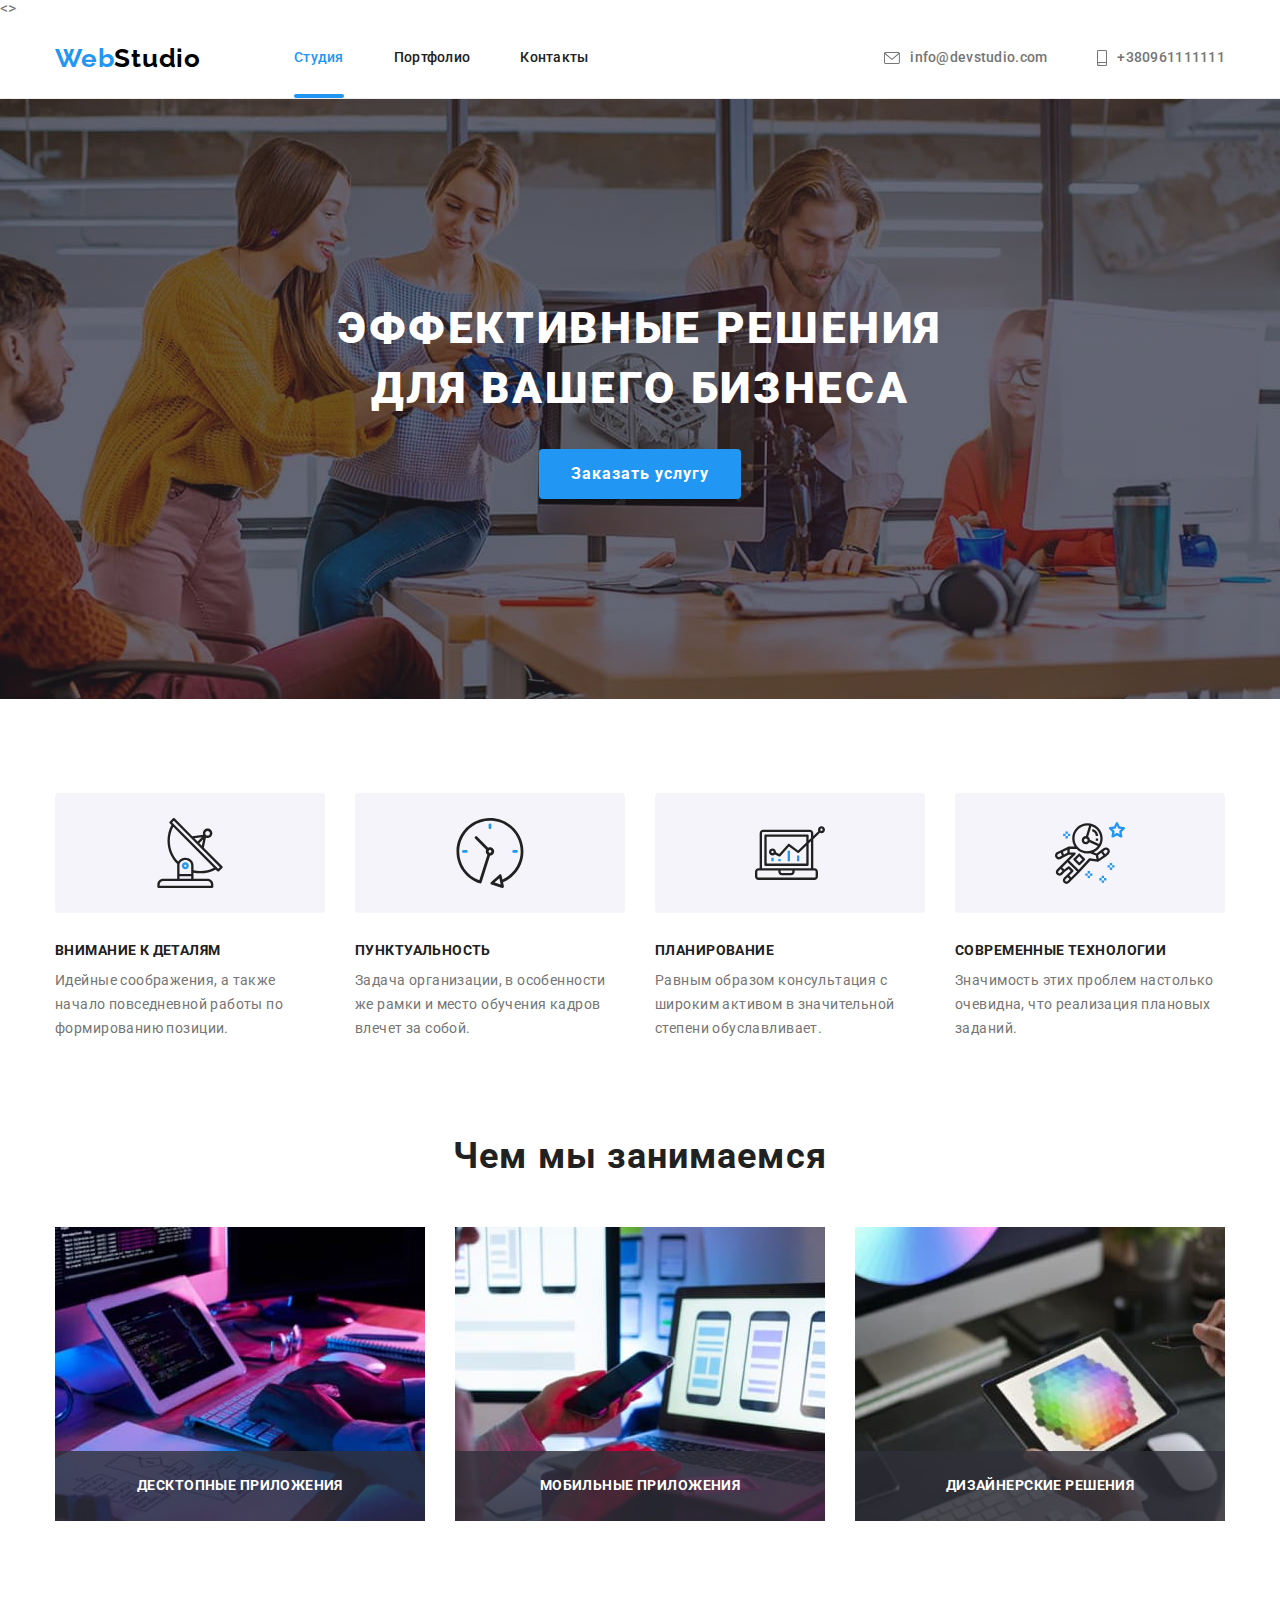
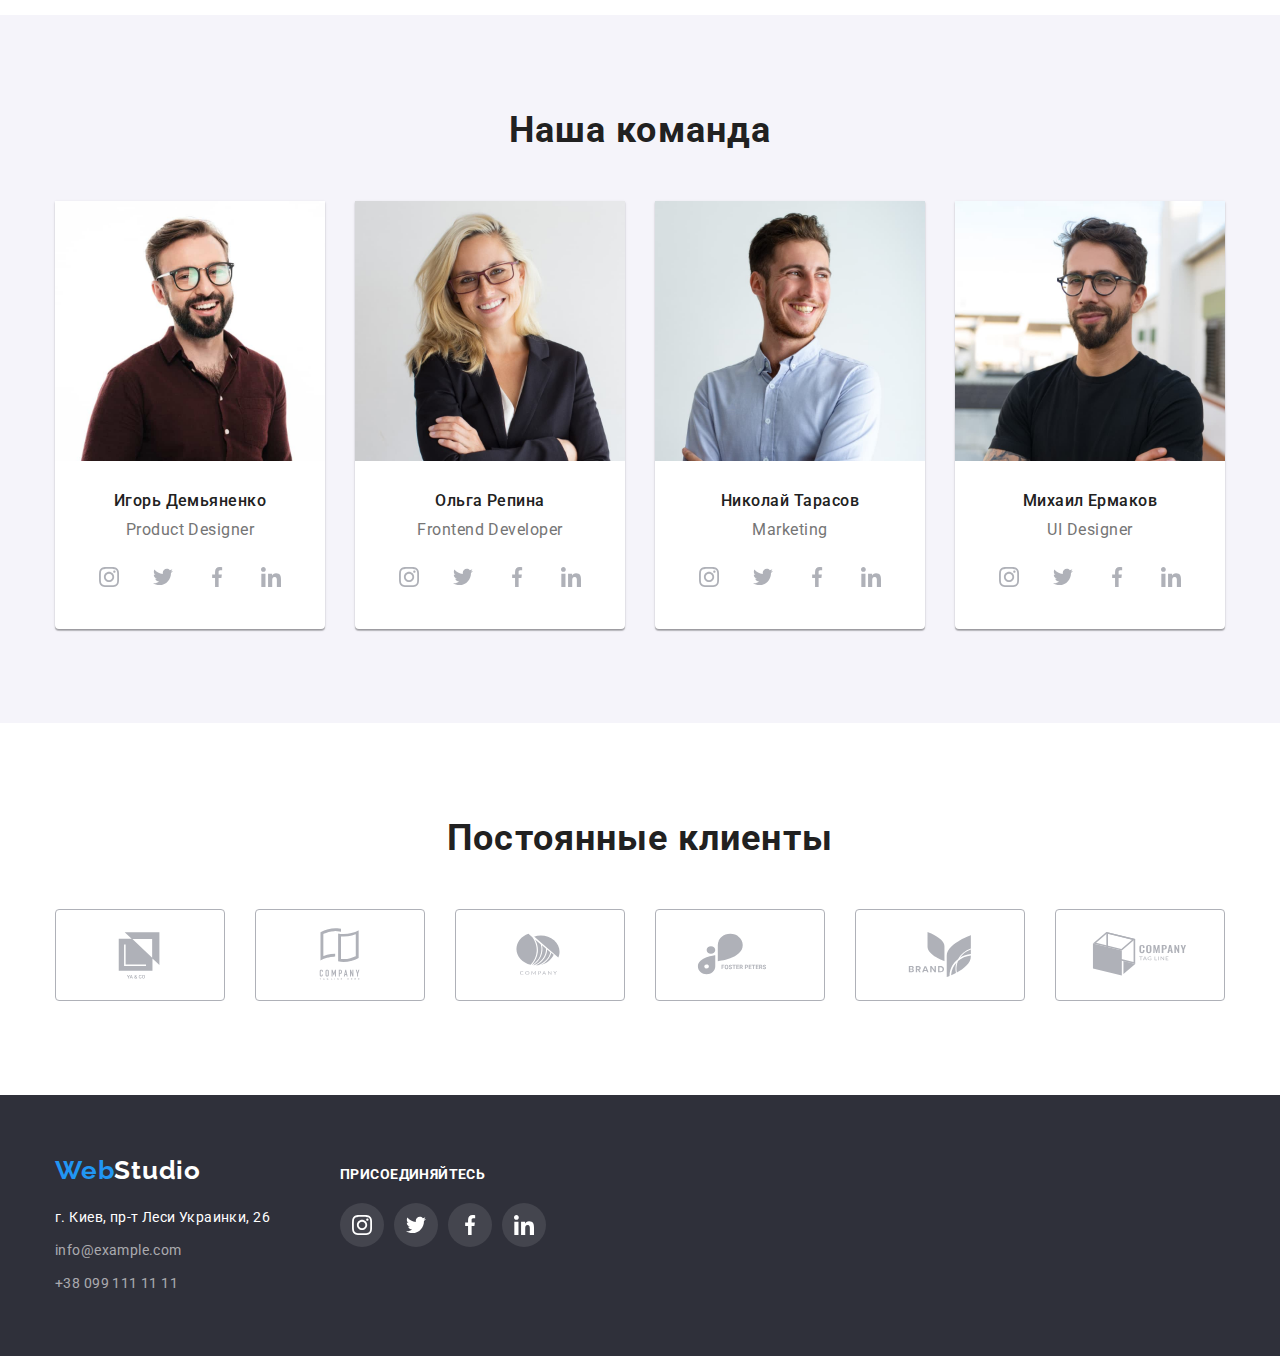
<file: index.html>
<!DOCTYPE html>
<html lang="ru">
  <head>
    <meta charset="UTF-8" />
    <meta http-equiv="X-UA-Compatible" content="IE=edge" />
    <meta name="viewport" content="width=device-width, initial-scale=1.0" />
    <title>Document</title>
    <link rel="preconnect" href="https://fonts.googleapis.com" />
    <link rel="preconnect" href="https://fonts.gstatic.com" crossorigin />
    <link
      href="https://fonts.googleapis.com/css2?family=Raleway:wght@700&family=Roboto:wght@400;500;700;900&display=swap"
      rel="stylesheet"
    />
    <link
      rel="stylesheet"
      href="https://cdnjs.cloudflare.com/ajax/libs/modern-normalize/1.1.0/modern-normalize.min.css"
    />
    <link rel="stylesheet" href="./css/styles.css" />
  </head>
  <>
    <!--Header-->
    <header class="section-header">
      <div class="container main-header">
        <nav class="header">
          <a href="/" class="logo">
            <span class="logo-accent">Web</span>Studio</a
          >
          <ul class="header-nav list">
            <li class="header-item">
              <a href="./index.html" class="header-link current">Студия</a>
            </li>
            <li class="header-item">
              <a href="./portfolio.html" class="header-link">Портфолио</a>
            </li>
            <li class="header-item">
              <a href="" class="header-link">Контакты</a>
            </li>
          </ul>
        </nav>
        <ul class="auth-nav list">
          <li class="auth-nav-item">
            <a href="mailto:info@devstudio.com" class="auth-nav-link">
              <svg class="icon-envelope">
                <use href="./images/icons.svg#icon-envelope"></use>
              </svg>
              info@devstudio.com</a
            >
          </li>
          <li class="auth-nav-item">
            <a href="tel:+380961111111" class="auth-nav-link">
              <svg class="icon-smartphone">
                <use href="./images/icons.svg#icon-smartphone"></use>
              </svg>
              +380961111111</a
            >
          </li>
        </ul>
        <!-- </div> -->
      </div>
    </header>
    <!--Main-->
    <main>
      <section class="section-hero">
        <h1 class="hero-title">
          Эффективные решения <br />
          для вашего бизнеса
        </h1>
        <button data-modal-open type="button" class="btn-hero">
          Заказать услугу
        </button>
      </section>

      <section class="section section-features">
        <div class="container">
          <h2 class="features-title visually-hidden">Наши преимущества</h2>
          <ul class="features-list list">
            <li class="features-item">
              <div class="icon-area">
                <svg class="icon-antena" width="70" height="70">
                  <use href="./images/icons.svg#icon-antena"></use>
                </svg>
              </div>

              <h3 class="features-after-title">Внимание к деталям</h3>
              <p class="features-text">
                Идейные соображения, а также начало повседневной работы по
                формированию позиции.
              </p>
            </li>
            <li class="features-item icon-clock">
              <div class="icon-area">
                <svg class="icon-clock" width="70" height="70">
                  <use href="./images/icons.svg#icon-clock"></use>
                </svg>
              </div>
              <h3 class="features-after-title">Пунктуальность</h3>
              <p class="features-text">
                Задача организации, в особенности же рамки и место обучения
                кадров влечет за собой.
              </p>
            </li>
            <li class="features-item icon-comp">
              <div class="icon-area">
                <svg class="icon-comp" width="70" height="70">
                  <use href="./images/icons.svg#icon-comp"></use>
                </svg>
              </div>
              <h3 class="features-after-title">Планирование</h3>
              <p class="features-text">
                Равным образом консультация с широким активом в значительной
                степени обуславливает.
              </p>
            </li>
            <li class="features-item icon-astro">
              <div class="icon-area">
                <svg class="icon-astro" width="70" height="70">
                  <use href="./images/icons.svg#icon-astro"></use>
                </svg>
              </div>
              <h3 class="features-after-title">Современные технологии</h3>
              <p class="features-text">
                Значимость этих проблем настолько очевидна, что реализация
                плановых заданий.
              </p>
            </li>
          </ul>
        </div>
      </section>
      <section class="section section-about">
        <div class="container">
          <h2 class="about-title">Чем мы занимаемся</h2>
          <ul class="about-list list">
            <li class="about-item">
              <img
                src="./images/box1s.jpg"
                alt="Сотрудник компании пишет код"
                width="370"
              />
              <p class="about-text">Десктопные приложения</p>
            </li>
            <li class="about-item">
              <img
                src="./images/box2s.jpg"
                alt="Сотрудник компании делает адаптивную верстку"
                width="370"
              />
              <p class="about-text">Мобильные приложения</p>
            </li>
            <li class="about-item">
              <img
                src="./images/box3s.jpg"
                alt="Сотрудник компании подбирает цвет"
                width="370"
              />
              <p class="about-text">Дизайнерские решения</p>
            </li>
          </ul>
        </div>
      </section>
      <section class="section section-team">
        <div class="container">
          <h2 class="team-title">Наша команда</h2>
          <ul class="team-list list">
            <li class="team-item">
              <img
                src="./images/Игорьs.jpg"
                alt="Фото Игоря Демьяненко"
                width="270"
                height="260"
              />
              <div class="team-text-content">
                <h3 class="team-title-members">Игорь Демьяненко</h3>
                <p class="team-text">Product Designer</p>
                <ul class="team-text-list list">
                  <li class="team-text-item">
                    <a href="" class="team-text-link">
                      <svg class="team-text-icon" width="20" height="20">
                        <use href="./images/icons.svg#icon-instagram"></use>
                      </svg>
                    </a>
                  </li>
                  <li class="team-text-item">
                    <a href="" class="team-text-link">
                      <svg class="team-text-icon" width="20" height="20">
                        <use href="./images/icons.svg#icon-twitter"></use>
                      </svg>
                    </a>
                  </li>
                  <li class="team-text-item">
                    <a href="" class="team-text-link">
                      <svg class="team-text-icon" width="20" height="20">
                        <use href="./images/icons.svg#icon-facebook"></use>
                      </svg>
                    </a>
                  </li>
                  <li class="team-text-item">
                    <a href="" class="team-text-link">
                      <svg class="team-text-icon" width="20" height="20">
                        <use href="./images/icons.svg#icon-linkedin"></use>
                      </svg>
                    </a>
                  </li>
                </ul>
              </div>
            </li>
            <li class="team-item">
              <img
                src="./images/Ольгаs.jpg"
                alt="Фото Ольги Репиной"
                width="270"
                height="260"
              />
              <div class="team-text-content">
                <h3 class="team-title-members">Ольга Репина</h3>
                <p class="team-text">Frontend Developer</p>
                <ul class="team-text-list list">
                  <li class="team-text-item">
                    <a href="" class="team-text-link">
                      <svg class="team-text-icon" width="20" height="20">
                        <use href="./images/icons.svg#icon-instagram"></use>
                      </svg>
                    </a>
                  </li>
                  <li class="team-text-item">
                    <a href="" class="team-text-link">
                      <svg class="team-text-icon" width="20" height="20">
                        <use href="./images/icons.svg#icon-twitter"></use>
                      </svg>
                    </a>
                  </li>
                  <li class="team-text-item">
                    <a href="" class="team-text-link">
                      <svg class="team-text-icon" width="20" height="20">
                        <use href="./images/icons.svg#icon-facebook"></use>
                      </svg>
                    </a>
                  </li>
                  <li class="team-text-item">
                    <a href="" class="team-text-link">
                      <svg class="team-text-icon" width="20" height="20">
                        <use href="./images/icons.svg#icon-linkedin"></use>
                      </svg>
                    </a>
                  </li>
                </ul>
              </div>
            </li>
            <li class="team-item">
              <img
                src="./images/Николайs.jpg"
                alt="Фото Николая Тарасова"
                width="270"
                height="260"
              />
              <div class="team-text-content">
                <h3 class="team-title-members">Николай Тарасов</h3>
                <p class="team-text">Marketing</p>
                <ul class="team-text-list list">
                  <li class="team-text-item">
                    <a href="" class="team-text-link">
                      <svg class="team-text-icon" width="20" height="20">
                        <use href="./images/icons.svg#icon-instagram"></use>
                      </svg>
                    </a>
                  </li>
                  <li class="team-text-item">
                    <a href="" class="team-text-link">
                      <svg class="team-text-icon" width="20" height="20">
                        <use href="./images/icons.svg#icon-twitter"></use>
                      </svg>
                    </a>
                  </li>
                  <li class="team-text-item">
                    <a href="" class="team-text-link">
                      <svg class="team-text-icon" width="20" height="20">
                        <use href="./images/icons.svg#icon-facebook"></use>
                      </svg>
                    </a>
                  </li>
                  <li class="team-text-item">
                    <a href="" class="team-text-link">
                      <svg class="team-text-icon" width="20" height="20">
                        <use href="./images/icons.svg#icon-linkedin"></use>
                      </svg>
                    </a>
                  </li>
                </ul>
              </div>
            </li>
            <li class="team-item">
              <img
                src="./images/Михаилs.jpg"
                alt="Фото Михаила Ермакова"
                width="270"
                height="260"
              />
              <div class="team-text-content">
                <h3 class="team-title-members">Михаил Ермаков</h3>
                <p class="team-text">UI Designer</p>
                <ul class="team-text-list list">
                  <li class="team-text-item">
                    <a href="" class="team-text-link">
                      <svg class="team-text-icon" width="20" height="20">
                        <use href="./images/icons.svg#icon-instagram"></use>
                      </svg>
                    </a>
                  </li>
                  <li class="team-text-item">
                    <a href="" class="team-text-link">
                      <svg class="team-text-icon" width="20" height="20">
                        <use href="./images/icons.svg#icon-twitter"></use>
                      </svg>
                    </a>
                  </li>
                  <li class="team-text-item">
                    <a href="" class="team-text-link">
                      <svg class="team-text-icon" width="20" height="20">
                        <use href="./images/icons.svg#icon-facebook"></use>
                      </svg>
                    </a>
                  </li>
                  <li class="team-text-item">
                    <a href="" class="team-text-link">
                      <svg class="team-text-icon" width="20" height="20">
                        <use href="./images/icons.svg#icon-linkedin"></use>
                      </svg>
                    </a>
                  </li>
                </ul>
              </div>
            </li>
          </ul>
        </div>
      </section>
      <section class="section">
        <div class="container">
          <h2 class="client-title">Постоянные клиенты</h2>
          <ul class="client-list list">
            <li class="client-item">
              <a href="" class="client-link">
                <svg class="client-icon">
                  <use href="./images/icons.svg#icon-client1"></use>
                </svg>
              </a>
            </li>
            <li class="client-item">
              <a href="" class="client-link">
                <svg class="client-icon">
                  <use href="./images/icons.svg#icon-client2"></use>
                </svg>
              </a>
            </li>
            <li class="client-item">
              <a href="" class="client-link">
                <svg class="client-icon">
                  <use href="./images/icons.svg#icon-client3"></use>
                </svg>
              </a>
            </li>
            <li class="client-item">
              <a href="" class="client-link">
                <svg class="client-icon">
                  <use href="./images/icons.svg#icon-client4"></use>
                </svg>
              </a>
            </li>
            <li class="client-item">
              <a href="" class="client-link">
                <svg class="client-icon">
                  <use href="./images/icons.svg#icon-client5"></use>
                </svg>
              </a>
            </li>
            <li class="client-item">
              <a href="" class="client-link">
                <svg class="client-icon">
                  <use href="./images/icons.svg#icon-client6"></use>
                </svg>
              </a>
            </li>
          </ul>
        </div>
      </section>
    </main>
    <!--Footer-->
    <footer>
      <section class="section-footer">
        <div class="container footer-all">
          <div class="footer-adress">
            <a href="/" class="footer-logo">
              <span class="logo-accent">Web</span>Studio</a
            >
            <address class="addres">
              <a href="https://goo.gl/maps/HRtFTrd4s4vfdarKA" class="addres-fiz"
                >г. Киев, пр-т Леси Украинки, 26</a
              >
              <ul class="addres-list list">
                <li class="addres-item">
                  <a href="mailto:info@example.com" class="footer-mail"
                    >info@example.com</a
                  >
                </li>
                <li class="addres-item">
                  <a href="tel:+380991111111" class="footer-tel"
                    >+38 099 111 11 11</a
                  >
                </li>
              </ul>
            </address>
          </div>
          <div class="footer-join">
            <p class="footer-join-text">Присоединяйтесь</p>
            <ul class="footer-join-list list">
              <li class="footer-join-item">
                <a href="" class="footer-join-link">
                  <svg class="footer-join-icon" width="20" height="20">
                    <use href="./images/icons.svg#icon-instagram"></use>
                  </svg>
                </a>
              </li>
              <li class="footer-join-item">
                <a href="" class="footer-join-link">
                  <svg class="footer-join-icon" width="20" height="20">
                    <use href="./images/icons.svg#icon-twitter"></use>
                  </svg>
                </a>
              </li>
              <li class="footer-join-item">
                <a href="" class="footer-join-link">
                  <svg class="footer-join-icon" width="20" height="20">
                    <use href="./images/icons.svg#icon-facebook"></use>
                  </svg>
                </a>
              </li>
              <li class="footer-join-item">
                <a href="" class="footer-join-link">
                  <svg class="footer-join-icon" width="20" height="20">
                    <use href="./images/icons.svg#icon-linkedin"></use>
                  </svg>
                </a>
              </li>
            </ul>
          </div>
        </div>
      </section>
    </footer>
    <div class="backdrop is-hidden" data-modal>
      <div class="modal">
        <div class="circle-close-btn">
          <button class="btn-close-main" data-modal-close>
            <svg class="btn-close" width="11" height="11">
              <use href="images/icons.svg#icon-close-black-18dp-1"></use>
            </svg>
          </button>
        </div>
      </div>
    </div>
    
      <script src="./js/modal.js"></script>
    
  </body>
</html>
</file>
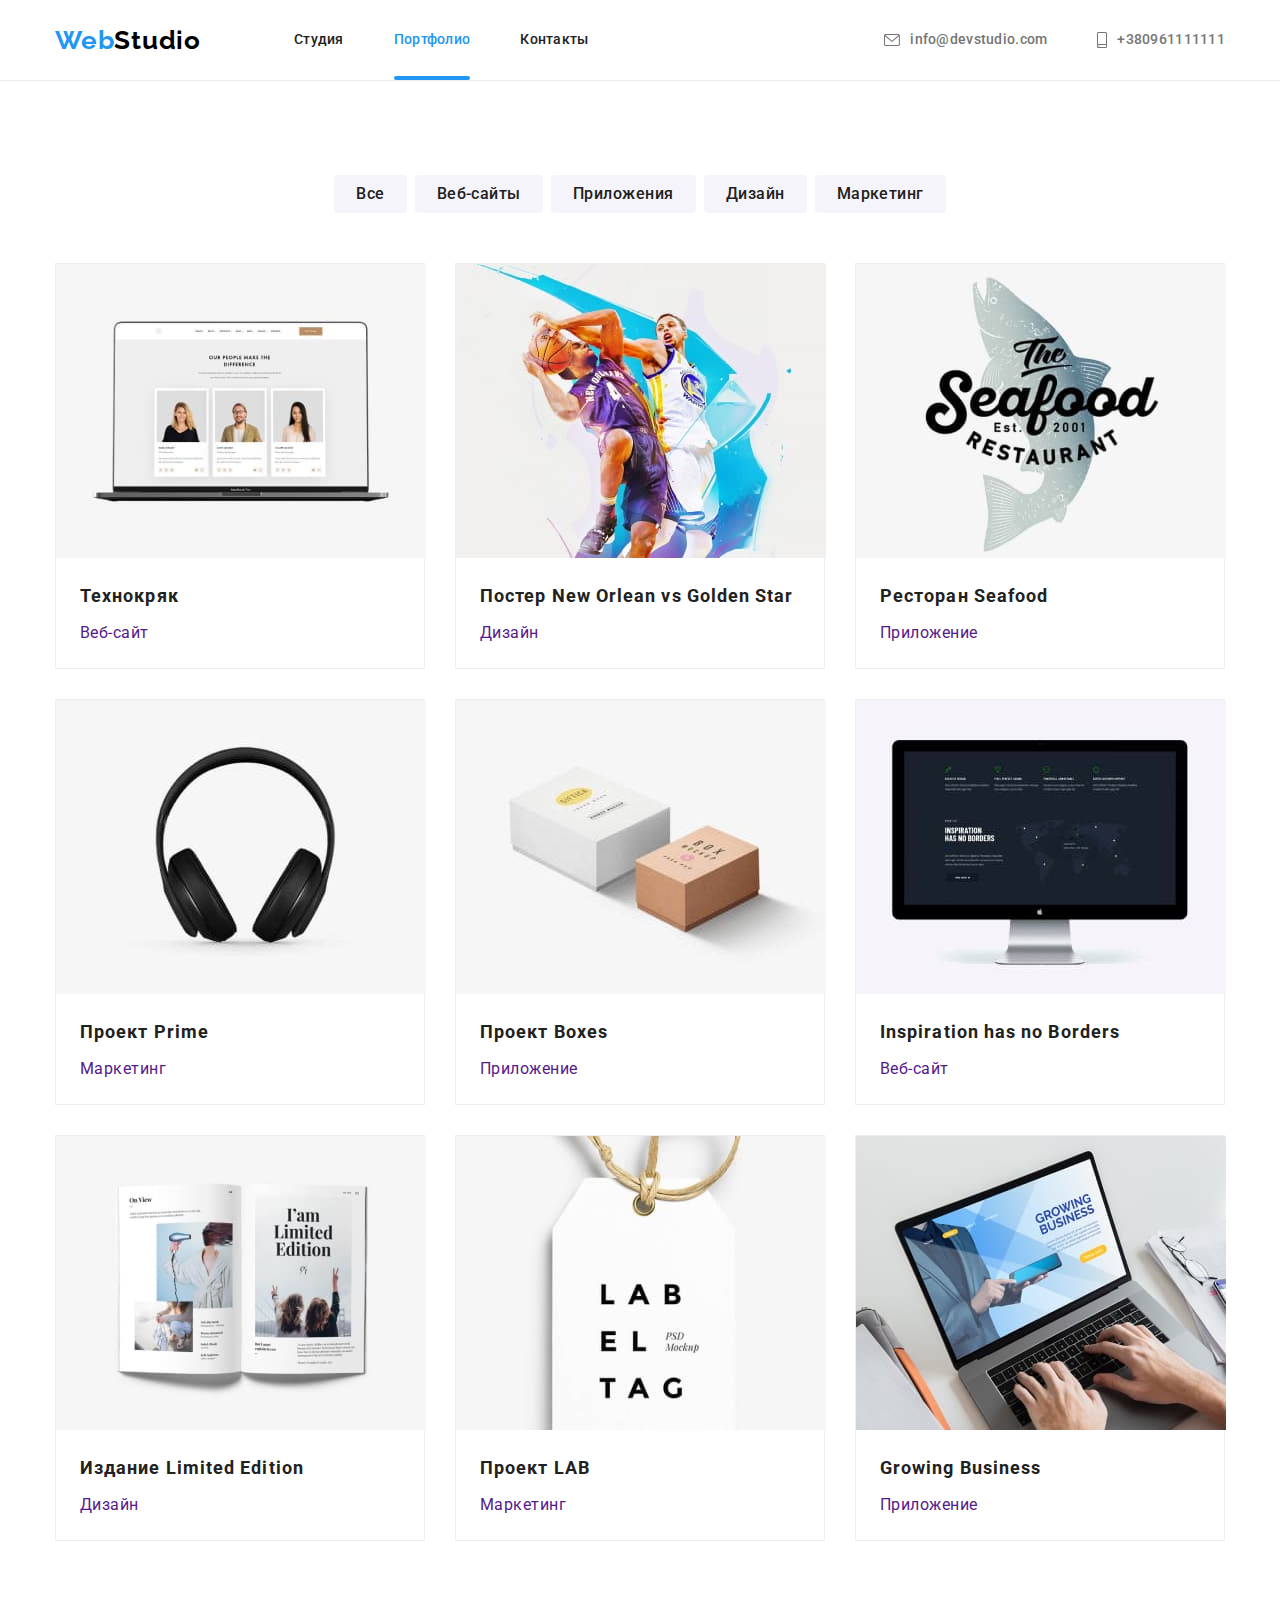
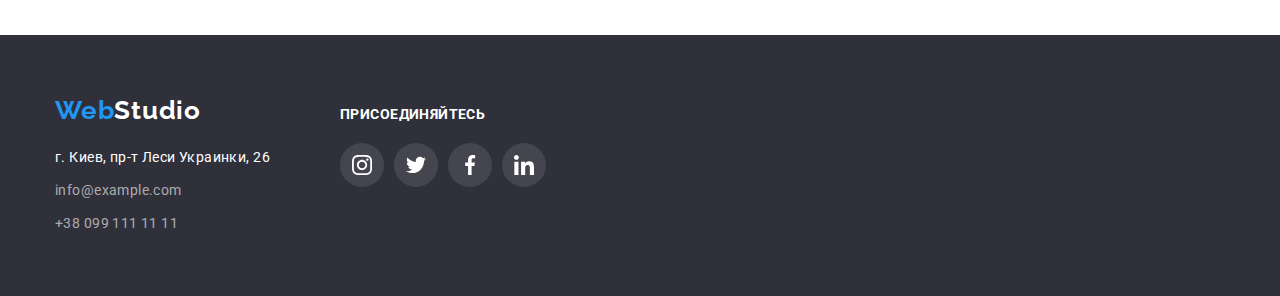
<file: portfolio.html>
<!DOCTYPE html>
<html lang="ru">
  <head>
    <meta charset="UTF-8" />
    <meta http-equiv="X-UA-Compatible" content="IE=edge" />
    <meta name="viewport" content="width=device-width, initial-scale=1.0" />
    <title>Document</title>
    <link rel="preconnect" href="https://fonts.googleapis.com" />
    <link rel="preconnect" href="https://fonts.gstatic.com" crossorigin />
    <link
      href="https://fonts.googleapis.com/css2?family=Raleway:wght@700&family=Roboto:wght@400;500;700;900&display=swap"
      rel="stylesheet"
    />
    <link
      rel="stylesheet"
      href="https://cdnjs.cloudflare.com/ajax/libs/modern-normalize/1.1.0/modern-normalize.min.css"
    />
    <link rel="stylesheet" href="./css/styles.css" />
  </head>
  <body>
    <!--Header-->
    <header class="section-header">
      <div class="container main-header">
        <nav class="header">
          <a href="/" class="logo">
            <span class="logo-accent">Web</span>Studio</a
          >
          <ul class="header-nav list">
            <li class="header-item">
              <a href="./index.html" class="header-link">Студия</a>
            </li>
            <li class="header-item">
              <a href="./portfolio.html" class="header-link current"
                >Портфолио</a
              >
            </li>
            <li class="header-item">
              <a href="" class="header-link">Контакты</a>
            </li>
          </ul>
        </nav>
        <ul class="auth-nav list">
          <li class="auth-nav-item">
            <a href="mailto:info@devstudio.com" class="auth-nav-link">
              <svg class="icon-envelope">
                <use href="./images/icons.svg#icon-envelope"></use>
              </svg>
              info@devstudio.com</a
            >
          </li>
          <li class="auth-nav-item">
            <a href="tel:+380961111111" class="auth-nav-link">
              <svg class="icon-smartphone">
                <use href="./images/icons.svg#icon-smartphone"></use>
              </svg>
              +380961111111</a
            >
          </li>
        </ul>
        <!-- </div> -->
      </div>
    </header>
    <!--Main-->
    <main>
      <section class="section-portfolio">
        <div class="container">
          <h1 class="visually-hidden">Наши работы</h1>
          <ul class="portfolio-list list">
            <li class="portfolio-list-item">
              <button type="button" class="button">Все</button>
            </li>
            <li class="portfolio-list-item">
              <button type="button" class="button">Веб-сайты</button>
            </li>
            <li class="portfolio-list-item">
              <button type="button" class="button">Приложения</button>
            </li>
            <li class="portfolio-list-item">
              <button type="button" class="button">Дизайн</button>
            </li>
            <li class="portfolio-list-item">
              <button type="button" class="button">Маркетинг</button>
            </li>
          </ul>

          <!-- <div class="flex-container"> -->
          <ul class="gallary-list list">
            <li class="gallery-item">
              <a href="" class="gallery-item-link">
                <div class="gallery-thumb">
                  <img
                    src="./images/kryak.jpg"
                    alt="список сотрудников"
                    width="370"
                  />
                  <p class="gallery-animation">
                    Технокряк это современная площадка распространения
                    коронавируса. Компании используют эту платформу для
                    цифрового шпионажа и атак на защищённые сервера конкурентов.
                  </p>
                </div>

                <div class="gallery-content">
                  <h2 class="gallery-title">Технокряк</h2>
                  <p class="gallery-text">Веб-сайт</p>
                </div>
              </a>
            </li>
            <li class="gallery-item">
              <a href="" class="gallery-item-link">
                <div class="gallery-thumb">
                  <img
                    src="./images/norlean.jpg"
                    alt="баскетболисты"
                    width="370"
                  />
                  <p class="gallery-animation">
                    Технокряк это современная площадка распространения
                    коронавируса. Компании используют эту платформу для
                    цифрового шпионажа и атак на защищённые сервера конкурентов.
                  </p>
                </div>
                <div class="gallery-content">
                  <h2 class="gallery-title">
                    Постер <span lang="en"> New Orlean vs Golden Star</span>
                  </h2>
                  <p class="gallery-text">Дизайн</p>
                </div>
              </a>
            </li>
            <li class="gallery-item">
              <a href="" class="gallery-item-link">
                <div class="gallery-thumb">
                  <img
                    src="./images/seafood.jpg"
                    alt="картинка ресторана"
                    width="370"
                  />
                  <p class="gallery-animation">
                    Технокряк это современная площадка распространения
                    коронавируса. Компании используют эту платформу для
                    цифрового шпионажа и атак на защищённые сервера конкурентов.
                  </p>
                </div>
                <div class="gallery-content">
                  <h2 class="gallery-title">
                    Ресторан <span lang="en">Seafood</span>
                  </h2>
                  <p class="gallery-text">Приложение</p>
                </div>
              </a>
            </li>
            <li class="gallery-item">
              <a href="" class="gallery-item-link">
                <div class="gallery-thumb">
                  <img src="./images/phone.jpg" alt="наушники" width="370" />
                  <p class="gallery-animation">
                    Технокряк это современная площадка распространения
                    коронавируса. Компании используют эту платформу для
                    цифрового шпионажа и атак на защищённые сервера конкурентов.
                  </p>
                </div>
                <div class="gallery-content">
                  <h2 class="gallery-title">
                    Проект <span lang="en">Prime</span>
                  </h2>
                  <p class="gallery-text">Маркетинг</p>
                </div>
              </a>
            </li>
            <li class="gallery-item">
              <a href="" class="gallery-item-link">
                <div class="gallery-thumb">
                  <img src="./images/boxes.jpg" alt="коробки" width="370" />
                  <p class="gallery-animation">
                    Технокряк это современная площадка распространения
                    коронавируса. Компании используют эту платформу для
                    цифрового шпионажа и атак на защищённые сервера конкурентов.
                  </p>
                </div>
                <div class="gallery-content">
                  <h2 class="gallery-title">
                    Проект <span lang="en"> Boxes</span>
                  </h2>
                  <p class="gallery-text">Приложение</p>
                </div>
              </a>
            </li>

            <li class="gallery-item">
              <a href="" class="gallery-item-link">
                <div class="gallery-thumb">
                  <img src="./images/monitor.jpg" alt="монитор" width="370" />
                  <p class="gallery-animation">
                    Технокряк это современная площадка распространения
                    коронавируса. Компании используют эту платформу для
                    цифрового шпионажа и атак на защищённые сервера конкурентов.
                  </p>
                </div>
                <div class="gallery-content">
                  <h2 class="gallery-title">
                    <span lang="en">Inspiration has no Borders</span>
                  </h2>
                  <p class="gallery-text">Веб-сайт</p>
                </div>
              </a>
            </li>
            <li class="gallery-item">
              <a href="" class="gallery-item-link">
                <div class="gallery-thumb">
                  <img src="./images/book.jpg" alt="книга" width="370" />
                  <p class="gallery-animation">
                    Технокряк это современная площадка распространения
                    коронавируса. Компании используют эту платформу для
                    цифрового шпионажа и атак на защищённые сервера конкурентов.
                  </p>
                </div>
                <div class="gallery-content">
                  <h2 class="gallery-title">
                    Издание <span lang="en">Limited Edition</span>
                  </h2>
                  <p class="gallery-text">Дизайн</p>
                </div>
              </a>
            </li>
            <li class="gallery-item">
              <a href="" class="gallery-item-link">
                <div class="gallery-thumb">
                  <img
                    src="./images/birka.jpg"
                    alt="бирка с названием"
                    width="370"
                  />
                  <p class="gallery-animation">
                    Технокряк это современная площадка распространения
                    коронавируса. Компании используют эту платформу для
                    цифрового шпионажа и атак на защищённые сервера конкурентов.
                  </p>
                </div>
                <div class="gallery-content">
                  <h2 class="gallery-title">
                    Проект <span lang="en">LAB</span>
                  </h2>
                  <p class="gallery-text">Маркетинг</p>
                </div>
              </a>
            </li>
            <li class="gallery-item">
              <a href="" class="gallery-item-link">
                <div class="gallery-thumb">
                  <img src="./images/laptop.jpg" alt="ноутбук" width="370" />
                  <p class="gallery-animation">
                    Технокряк это современная площадка распространения
                    коронавируса. Компании используют эту платформу для
                    цифрового шпионажа и атак на защищённые сервера конкурентов.
                  </p>
                </div>
                <div class="gallery-content">
                  <h2 class="gallery-title">
                    <span lang="en">Growing Business</span>
                  </h2>
                  <p class="gallery-text">Приложение</p>
                </div>
              </a>
            </li>
          </ul>
          <!-- </div> -->
        </div>
      </section>
    </main>
    <!--Footer-->
    <footer>
      <section class="section-footer">
        <div class="container footer-all">
          <div class="footer-adress">
            <a href="/" class="footer-logo">
              <span class="logo-accent">Web</span>Studio</a
            >
            <address class="addres">
              <a href="https://goo.gl/maps/HRtFTrd4s4vfdarKA" class="addres-fiz"
                >г. Киев, пр-т Леси Украинки, 26</a
              >
              <ul class="addres-list list">
                <li class="addres-item">
                  <a href="mailto:info@example.com" class="footer-mail"
                    >info@example.com</a
                  >
                </li>
                <li class="addres-item">
                  <a href="tel:+380991111111" class="footer-tel"
                    >+38 099 111 11 11</a
                  >
                </li>
              </ul>
            </address>
          </div>
          <div class="footer-join">
            <p class="footer-join-text">Присоединяйтесь</p>
            <ul class="footer-join-list list">
              <li class="footer-join-item">
                <a href="" class="footer-join-link">
                  <svg class="footer-join-icon" width="20" height="20">
                    <use href="./images/icons.svg#icon-instagram"></use>
                  </svg>
                </a>
              </li>
              <li class="footer-join-item">
                <a href="" class="footer-join-link">
                  <svg class="footer-join-icon" width="20" height="20">
                    <use href="./images/icons.svg#icon-twitter"></use>
                  </svg>
                </a>
              </li>
              <li class="footer-join-item">
                <a href="" class="footer-join-link">
                  <svg class="footer-join-icon" width="20" height="20">
                    <use href="./images/icons.svg#icon-facebook"></use>
                  </svg>
                </a>
              </li>
              <li class="footer-join-item">
                <a href="" class="footer-join-link">
                  <svg class="footer-join-icon" width="20" height="20">
                    <use href="./images/icons.svg#icon-linkedin"></use>
                  </svg>
                </a>
              </li>
            </ul>
          </div>
        </div>
      </section>
    </footer>
  </body>
</html>
</file>
<file: css/styles.css>
/*основной цвет текста #212121*/
/*вторичный цвет текста #757575 */
/* акцент #2196F3 */
/* цвет фона #ffffff */
/* вторичный цвет фона #F5F4FA */
/* цвет героя и футера #2F303A */
:root {
  --primary-text-color: #757575;
  --title-text-color: #212121;
  --second-title-text: #ffffff;
  --accent-color: #2196f3;
  --primary-fone-color: #ffffff;
  --second-fone-color: #f5f4fa;
  --header-text-color: #212121;
  --btn-color: #fff;
}

p,
h1,
h2,
h3,
h4,
h5,
h6 {
  margin: 0;
}

ul {
  margin: 0;
  padding: 0;
}

img {
  display: block;
}

body {
  font-family: 'Roboto', sans-serif;
  color: var(--primary-text-color);
  background-color: var(--primary-fone-color);
}
.list {
  padding: 0;
  margin: 0;
  list-style: none;
}
a {
  text-decoration: none;
}
.visually-hidden {
  position: absolute;
  white-space: nowrap;
  width: 1px;
  height: 1px;
  overflow: hidden;
  border: 0;
  padding: 0;
  clip: rect(0 0 0 0);
  clip-path: inset(50%);
  margin: -1px;
}
.container {
  margin-left: auto;
  margin-right: auto;
  width: 1200px;
  padding-left: 15px;
  padding-right: 15px;
  /* outline: 2px solid teal; */
  /* flex-wrap: wrap; */
}
/* -----------Header -------------*/
/* main nav */
.main-header {
  display: flex;
  align-items: center;

  /* justify-content: space-between; */
}
.section-header {
  border-bottom: 1px solid #ececec;

  /* outline: 1px solid tomato; */
  /* display: inline-flex; */
  /* margin-top: 24px;
  margin-bottom: 25px; */
}
.logo {
  display: flex;
  /* align-items: center; */
  margin-right: 93px;
  color: #000000;
  font-family: 'Raleway', sans-serif;
  font-weight: 700;
  font-size: 26px;
  line-height: 1.19;
  letter-spacing: 0.03em;
}
.logo-accent {
  color: var(--accent-color);
}

.header {
  /* outline: solid 1px tomato; */

  display: flex;
  font-weight: 500;
  font-size: 14px;
  align-items: center;
  line-height: 1.14;
  letter-spacing: 0.02em;
}

.header-nav {
  display: flex;
}
.header-item {
  /* background-color: tomato; */
  margin-right: 50px;
}
.header-item:last-child {
  margin-right: 0;
}
.header-link {
  /* outline: 1px solid tomato; */
  /* position: relative; */

  display: flex;
  padding-top: 32px;
  padding-bottom: 32px;
  color: var(--header-text-color);
  transition-property: color;
  transition-duration: 250ms;
  transition-timing-function: cubic-bezier(0.4, 0, 0.2, 1);
}
.header-link:hover,
.header-link:focus,
.current {
  color: var(--accent-color);
}
.current {
  position: relative;
}
.header-link.current::after {
  display: block;
  content: '';
  height: 4px;
  width: 100%;
  position: absolute;
  left: 0;
  bottom: 0;
  background: var(--accent-color);
  border-radius: 2px;
}

.auth-nav {
  /* outline: 1px solid teal; */
  display: flex;
  margin-left: auto;
  align-items: center;
  /* outline: solid 1px tomato; */
  font-weight: 500;
  font-size: 14px;
  line-height: 1.14;
  letter-spacing: 0.02em;
  color: var(--primary-text-color);
}

.auth-nav-item + .auth-nav-item {
  margin-left: 50px;
}

.auth-nav-link {
  display: flex;
  align-items: center;
  /* outline: 1px solid red; */
  color: var(--primary-text-color);
  transition-property: color;
  transition-duration: 250ms;
  transition-timing-function: cubic-bezier(0.4, 0, 0.2, 1);
}
.auth-nav-link:hover,
.auth-nav-link:focus {
  color: var(--accent-color);
  /* transition-timing-function: cubic-bezier(0.4, 0, 0.2, 1);
  transition: 250ms; */
}

/* /* .auth-nav-mail::before {
  outline: 1px solid red;
  display: inline-flex;
  /* align-items: center; */
/* content: '';
  width: 16px;
  height: 12px;
  margin-right: 10px;
  background-image: url(../images/envelope.svg); */
/* background-position: center;} */

/* .auth-nav-tel::before {
  content: '';
  width: 10px;
  height: 16px;
  display: inline-flex;
  margin-right: 10px;
  background-image: url(../images/smartphone.svg);
  background-position: center;
} */
/* .icon-envelope {
  display: inline-block;
  width: 16px;
  height: 12px;
  fill: #757575;
  /* justify-self: end; 
} */

.icon-envelope {
  display: inline-block;
  width: 16px;
  height: 12px;
  margin-right: 10px;
  fill: currentColor;
}

.icon-smartphone {
  display: inline-block;
  width: 10px;
  height: 16px;
  margin-right: 10px;
  fill: currentColor;
}

/* -----------Hero -------------*/

.section-hero {
  max-width: 1600px;
  height: 600px;
  margin-left: auto;
  margin-right: auto;
  padding-top: 200px;
  padding-bottom: 200px;
  /* outline: solid 1px tomato; */
  text-align: center;

  background-color: #c4c4c4;
  background-image: linear-gradient(
      rgba(47, 48, 58, 0.4),
      rgba(47, 48, 58, 0.4)
    ),
    url(../images/hero.jpg);
  background-repeat: no-repeat;
  background-position: center;
  background-size: cover;
}
.hero-title {
  margin-bottom: 30px;
  /* background-color: violet; */
  color: var(--second-title-text);
  font-weight: 900;
  font-size: 44px;
  line-height: 1.36;
  text-align: center;
  letter-spacing: 0.06em;
  text-transform: uppercase;
}
.btn-hero {
  display: inline-block;
  border: none;
  font-family: inherit;
  min-width: 200px;
  /* width: 200px; */
  height: 50px;
  border-radius: 4px;

  padding: 10px 32px;
  font-weight: 700;
  font-size: 16px;
  line-height: 1.87;
  /* display: flex; */
  align-items: center;
  text-align: center;
  letter-spacing: 0.06em;
  box-shadow: 0px 4px 4px rgba(0, 0, 0, 0.15);
  cursor: pointer;
  color: var(--btn-color);
  background-color: var(--accent-color);

  transition-property: background-color;
  transition-duration: 250ms;
  transition-timing-function: cubic-bezier(0.4, 0, 0.2, 1);
}
.btn-hero:hover,
.btn-hero:focus {
  background-color: #188ce8;
  color: var(--btn-color);
}

/* ------------Main -------------- */

.section {
  padding-top: 94px;
  padding-bottom: 94px;
  /* outline: 1px solid red; */
}

/* SECTION FEATURES */

.section-features {
  padding-bottom: 47px;
}
.features-list {
  display: flex;
}
.features-item {
  width: 270px;
  margin-right: 30px;
}

.features-item:last-child {
  margin-right: 0;
}
/* .features-item::before {
  display: block;
  content: '';
  height: 120px;
  /* width: 70px; */
/* margin-bottom: 30px;
  border-radius: 4px;
  background-size: auto;
  background-repeat: no-repeat;
  background-position: center;
  background-color: #f5f4fa;
} */
/* .icon-antena::before {
  background-image: url(../images/antena.svg);
} */
/* .icon-clock::before {
  background-image: url(../images/clock.svg);
}
.icon-comp::before {
  background-image: url(../images/comp.svg);
}
.icon-astro::before {
  background-image: url(..//images/astro.svg);
} */
/* .features-title { */
/* margin-top: 0; */
/* } */
.icon-area {
  display: flex;
  width: 270px;
  height: 120px;
  border-radius: 4px;
  margin-bottom: 30px;
  background-color: #f5f4fa;
  justify-content: center;
  align-items: center;
}

.features-after-title {
  /* margin-top: 0; */
  margin-bottom: 10px;
  font-size: 14px;
  line-height: 1.14;
  letter-spacing: 0.03em;
  text-transform: uppercase;
  color: var(--title-text-color);
}
.features-text {
  /* margin-top: 0; */
  margin-bottom: 0;
  font-size: 14px;
  line-height: 1.7;
  letter-spacing: 0.03em;
}
/* SECTION ABOUT */

.section-about {
  padding-top: 47px;
}

/* .about-list:not(:last-child) {
  margin-right: 30px; */

.about-title {
  margin-top: 0;
  margin-bottom: 50px;
  font-size: 36px;
  line-height: 1.17;
  text-align: center;
  letter-spacing: 0.03em;
  color: var(--title-text-color);
}
.about-list {
  display: flex;
}
.about-item {
  position: relative;
}
.about-item:not(:last-child) {
  margin-right: 30px;
}
.about-text {
  display: flex;
  position: absolute;
  left: 0;
  bottom: 0;
  /* outline: 1px solid tomato; */
  align-items: center;
  justify-content: center;
  /* font-family: Roboto; */
  /* font-style: normal; */
  width: 370px;
  height: 70px;
  font-weight: bold;
  font-size: 14px;
  line-height: 1.14;
  text-align: center;
  letter-spacing: 0.03em;
  text-transform: uppercase;
  color: var(--second-title-text);
  background-color: rgba(47, 48, 58, 0.8);
}

/* team  */

.section-team {
  margin-top: 0;
  /* margin-bottom: 0; */
  padding-top: 94px;
  padding-bottom: 94px;
  background-color: #f5f4fa;
}

.team-list {
  display: flex;
  margin-left: -30px;
  /* flex-wrap: wrap; */
}
.team-item {
  width: calc(100% / 4 - 30px);
  margin-left: 30px;
  background-color: #fff;
  box-shadow: 0px 1px 3px rgba(0, 0, 0, 0.12), 0px 1px 1px rgba(0, 0, 0, 0.14),
    0px 2px 1px rgba(0, 0, 0, 0.2);
  border-radius: 0px 0px 4px 4px;
}

/* .team-item:not(:last-child) {
  margin-right: 30px;
} */
.team-title {
  margin-top: 0;
  margin-bottom: 50px;
  font-size: 36px;
  line-height: 1.17;
  text-align: center;
  letter-spacing: 0.03em;
  color: var(--title-text-color);
}
.team-title-members {
  margin-top: 0;
  margin-bottom: 10px;
  font-weight: 500;
  font-size: 16px;
  line-height: 1.19;

  text-align: center;
  letter-spacing: 0.03em;
  color: var(--title-text-color);
}
.team-text {
  margin-top: 0;
  margin-bottom: 16px;
  font-size: 16px;
  line-height: 1.19;
  text-align: center;
  letter-spacing: 0.03em;
}
.team-text-content {
  padding-top: 30px;
  padding-bottom: 30px;
}

.team-text-list {
  display: flex;
  justify-content: center;
}
.team-text-link {
  display: flex;
  justify-content: center;
  align-items: center;
  width: 44px;
  height: 44px;
  color: #afb1b8;
  background-color: #fff;
  border-radius: 50%;
  transition-property: background-color, color;
  transition-duration: 250ms;
  transition-timing-function: cubic-bezier(0.4, 0, 0.2, 1);
}

.team-text-link:hover,
.team-text-link:focus {
  background-color: var(--accent-color);
  color: #ffffff;
}
.team-text-item + .team-text-item {
  margin-left: 10px;
}
.team-text-icon {
  fill: currentColor;
}
/* АЛЬТЕРНАТИВНЫЙ ВАРИАНТ */
/* .team-text-icon {
  fill: #afb1b8;
}
.team-text-link:hover .team-text-icon {
  fill: #ffffff;
} */

.client-title {
  margin-top: 0;
  margin-bottom: 50px;
  font-size: 36px;
  line-height: 1.17;
  text-align: center;
  letter-spacing: 0.03em;
  color: var(--title-text-color);
}
.client-list {
  display: flex;
}
.client-link {
  display: flex;
  /* outline: 1px solid tomato; */
  width: 170px;
  height: 92px;
  justify-content: center;
  align-items: center;
  color: #e5e5e5;
  border: 1px solid #afb1b8;
  border-radius: 4px;
  transition-property: border;
  transition-duration: 250ms;
  transition-timing-function: cubic-bezier(0.4, 0, 0.2, 1);
}
.client-link:hover,
.client-link:focus {
  border: 1px solid var(--accent-color);
}
.client-link:hover .client-icon,
.client-link:focus .client-icon {
  fill: var(--accent-color);
}
.client-item + .client-item {
  margin-left: 30px;
}
.client-icon {
  display: flex;
  width: 106px;
  height: 60px;
  fill: #afb1b8;
  transition-property: fill;
  transition-duration: 250ms;
  transition-timing-function: cubic-bezier(0.4, 0, 0.2, 1);
}

/* footer */

.footer-all {
  display: flex;
  align-items: baseline;
}
.section-footer {
  padding-top: 60px;
  padding-bottom: 60px;
  background-color: #2f303a;
}
.footer-logo {
  display: block;
  color: #ffffff;
  font-family: 'Raleway', sans-serif;
  font-weight: 700;
  font-size: 26px;
  line-height: 1.19;
  letter-spacing: 0.03em;
  /* background-color: blueviolet; */
  margin-bottom: 20px;
}
.addres-fiz {
  display: block;
  font-style: normal;
  font-size: 14px;
  margin-bottom: 9px;
  line-height: 1.71;
  letter-spacing: 0.03em;
  color: var(--second-title-text);
  transition-property: color;
  transition-duration: 250ms;
  transition-timing-function: cubic-bezier(0.4, 0, 0.2, 1);
  /* background-color: violet; */
}
.addres-fiz:hover,
.addres-fiz:focus {
  color: var(--accent-color);
}
.footer-mail {
  display: block;
  font-style: normal;
  font-weight: 400;
  font-size: 14px;
  line-height: 1.71;
  margin-bottom: 9px;
  letter-spacing: 0.03em;
  color: rgba(255, 255, 255, 0.6);
  transition-property: color;
  transition-duration: 250ms;
  transition-timing-function: cubic-bezier(0.4, 0, 0.2, 1);
  /* background-color: violet; */
}
.footer-mail:hover,
.footer-mail:focus,
.footer-tel:hover,
.footer-tel:focus {
  color: var(--accent-color);
}
.footer-tel {
  font-style: normal;

  font-size: 14px;
  line-height: 1.71;
  letter-spacing: 0.03em;
  color: rgba(255, 255, 255, 0.6);
  transition-property: color;
  transition-duration: 250ms;
  transition-timing-function: cubic-bezier(0.4, 0, 0.2, 1);
  /* background-color: violet; */
}

.footer-join-text {
  margin-left: 70px;
  margin-bottom: 20px;
  font-weight: bold;
  font-size: 14px;
  line-height: 1.14;
  letter-spacing: 0.03em;
  text-transform: uppercase;
  color: var(--second-title-text);
}
.footer-join-list {
  display: flex;
  margin-left: 70px;
}
.footer-join-link {
  display: flex;
  justify-content: center;
  align-items: center;
  width: 44px;
  height: 44px;
  background-color: rgba(255, 255, 255, 0.1);
  border-radius: 50%;
  transition-property: background-color;
  transition-duration: 250ms;
  transition-timing-function: cubic-bezier(0.4, 0, 0.2, 1);
}
.footer-join-link:hover,
.footer-join-link:focus {
  background-color: var(--accent-color);
}

.footer-join-item:not(:last-child) {
  margin-right: 10px;
}
.footer-join-icon {
  fill: var(--btn-color);
}
/* ----------Страница Portfolio -------------*/

.section-portfolio {
  padding-top: 94px;
  padding-bottom: 94px;
}
/* .flex-container {
  display: flex;

  width: 1200px;
  margin-left: auto;
  margin-right: auto;
  padding-left: 15px;
  padding-right: 15px;
  outline: 2px solid red;
} */

.button {
  /* color: inherit; */

  font-family: inherit;
  font-weight: 500;
  font-size: 16px;
  line-height: 1.62;
  cursor: pointer;
  padding: 6px 22px;
  text-align: center;
  letter-spacing: 0.03em;
  color: var(--title-text-color);
  background-color: #f5f4fa;
  border-radius: 4px;
  border: none;
  transition-property: color, background-color;
  transition-duration: 250ms;
  transition-timing-function: cubic-bezier(0.4, 0, 0.2, 1);
}
.button:hover,
.buton:focus {
  color: var(--btn-color);
  background-color: var(--accent-color);
  box-shadow: 0px 3px 1px rgba(0, 0, 0, 0.1), 0px 1px 2px rgba(0, 0, 0, 0.08),
    0px 2px 2px rgba(0, 0, 0, 0.12);
}
.gallery-title {
  /* margin-top: 0; */
  margin-bottom: 4px;
  font-size: 18px;
  line-height: 2;
  letter-spacing: 0.06em;
  color: var(--header-text-color);
}
.gallery-text {
  /* margin-top: 0; */
  /* margin-bottom: 0; */
  font-size: 16px;
  line-height: 1.88;
  letter-spacing: 0.03em;
}
.portfolio-list {
  display: flex;
  margin-bottom: 50px;
  justify-content: center;
}
.portfolio-list-item:not(:last-child) {
  margin-right: 8px;
}
.gallary-list {
  display: flex;
  flex-wrap: wrap;
  margin-left: -30px;
  margin-top: -30px;
}
.gallery-item {
  /* background-color: tomato; */
  width: calc(100% / 3 - 30px);
  margin-left: 30px;
  margin-top: 30px;
  border: 1px solid #eeeeee;
}
.gallery-item-link {
  display: block;
  transition-property: box-shadow;
  transition-duration: 250ms;
  transition-timing-function: cubic-bezier(0.4, 0, 0.2, 1);
}
.gallery-item-link:hover,
.gallery-item-link:focus {
  box-shadow: 0px 1px 1px rgba(0, 0, 0, 0.12), 0px 4px 4px rgba(0, 0, 0, 0.06),
    1px 4px 6px rgba(0, 0, 0, 0.16);
}

.gallery-item-link:hover .gallery-animation {
  opacity: 1;
  /* top: 0; */
  /* left: 0; */
  transform: translateY(0);
}

.gallery-content {
  padding-top: 20px;
  padding-right: 24px;
  padding-bottom: 20px;
  padding-left: 24px;
}
.gallery-thumb {
  display: flex;
  position: relative;
  width: 370px;
  overflow: hidden;
}
.gallery-animation {
  display: inline-block;
  position: absolute;
  width: 370px;
  opacity: 0;

  padding: 63px 24px;
  /* top: 100%; */
  /* left: 100%; */

  font-size: 18px;
  line-height: 1.56;
  letter-spacing: 0.03em;
  color: var(--second-title-text);
  background-color: rgba(33, 150, 243, 0.9);
  transition-property: transform, opacity;
  transition-duration: 250ms;
  transition-timing-function: cubic-bezier(0.4, 0, 0.2, 1);
  transform: translateY(100%);
}
/* ------------BACKDROP-------------- */
.backdrop {
  position: fixed;
  top: 0;
  left: 0;
  width: 100vw;
  height: 100vh;
  background-color: rgba(0, 0, 0, 0.2);
  z-index: 2;
  opacity: 1;
  transition: opacity 250ms cubic-bezier(0.4, 0, 0.2, 1), visibility 250ms;
}
.is-hidden {
  opacity: 0;
  pointer-events: none;
  visibility: hidden;
}
.backdrop.is-hidden .modal {
  transform: translate(-50%, -50%) scale(0.9);
}
.modal {
  display: flex;
  position: absolute;
  top: 50%;
  left: 50%;
  /* transform: translate(-50%, -50%); */
  width: 528px;
  height: 581px;
  opacity: 1;
  transform: translate(-50%, -50%) scale(1);
  transition: transform 250ms cubic-bezier(0.4, 0, 0.2, 1);
  background-color: white;
}
.btn-close {
  /* position: absolute; */
  color: #000000;
  background-color: transparent;
  border: none;
}
.btn-close-main {
  width: 100%;
  padding: 0;
  margin: 0;
  border: none;
  background-color: #fff;
  cursor: pointer;
}
.circle-close-btn {
  position: absolute;
  display: flex;
  top: 8px;
  right: 8px;
  justify-content: center;
  align-items: center;
  width: 30px;
  height: 30px;
  border-radius: 50%;
  border: 1px solid rgba(0, 0, 0, 0.1);
  background-color: #fff;
}

/* -----------Вариант 2 оверлея в портфолио----- */

/* .gallery-item-link {
  position: relative;
} */

/* .gallery-thumb::before {
  display: inline-block;
  content: '';
  position: absolute;
  width: 100%;
  height: 100%;
  background-color: rgba(33, 150, 243, 0.9);
  opacity: 0;
  transition: 250ms;
}
.gallery-thumb:hover::before {
  opacity: 1;
}
.gallery-thumb:hover .gallery-animation {
  opacity: 1;
} */
/* .gallery-animation {
  display: flex;
  position: absolute;
  padding: 63px 24px;
  top: 0;
  left: 0;
  font-size: 18px;
  line-height: 1.56;
  opacity: 0;
  letter-spacing: 0.03em;
  transition: 250ms;
  color: var(--second-title-text);
} */
</file>
